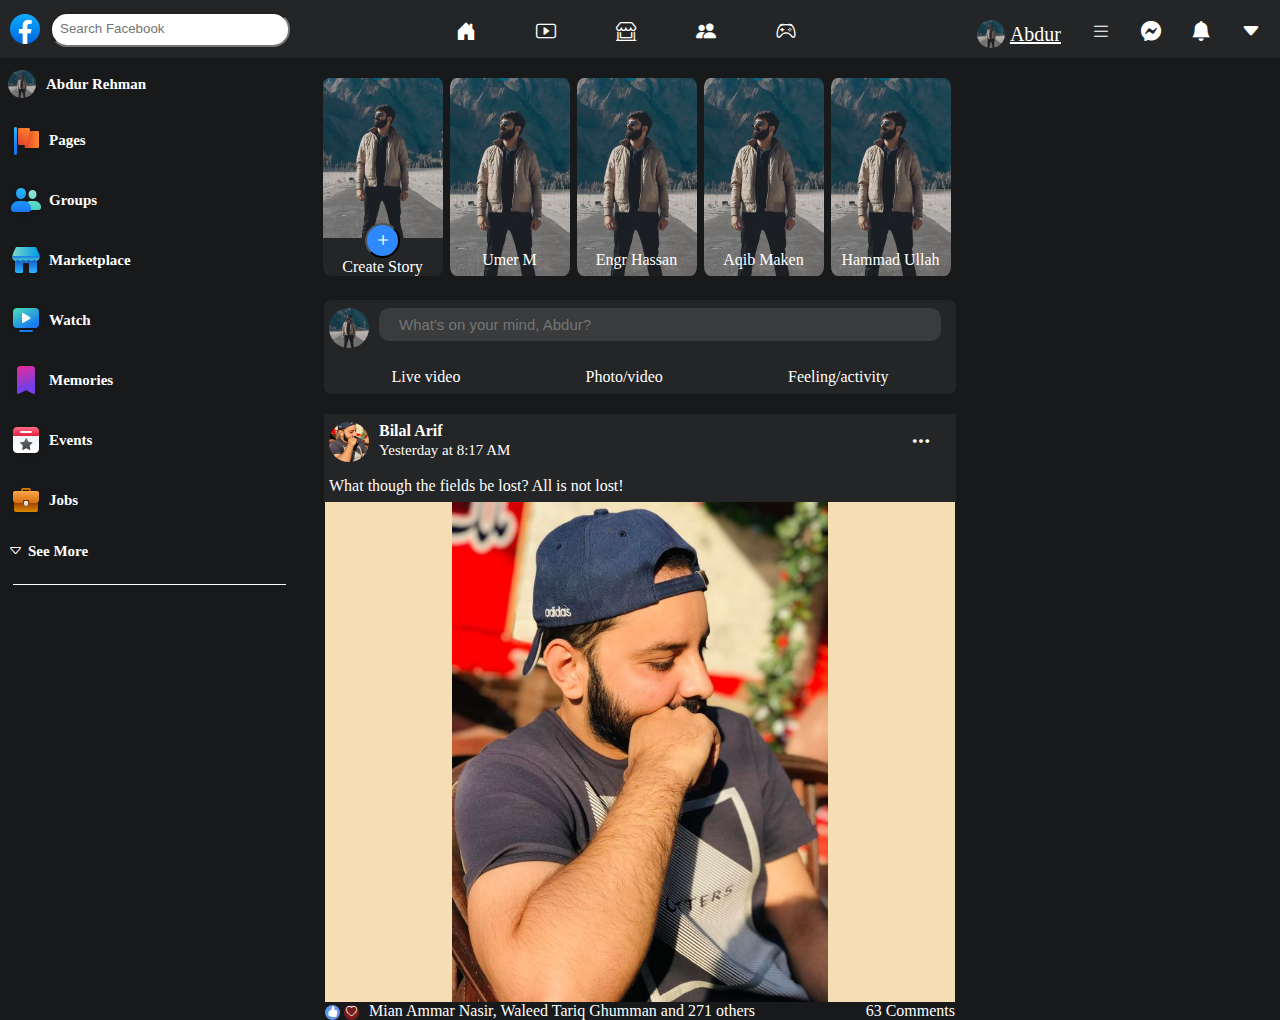
<file: FB ASSIGNMENT/fb.html>
<!DOCTYPE html>
<html lang="en">
<head>
    <meta charset="UTF-8">
    <meta http-equiv="X-UA-Compatible" content="IE=edge">
    <meta name="viewport" content="width=device-width, initial-scale=1.0">
    <link rel="stylesheet" href="https://cdn.jsdelivr.net/npm/bootstrap-icons@1.7.2/font/bootstrap-icons.css">
    <title>Facebook</title>
    <link rel="stylesheet" href="style.css">
</head>
<body>
    <div class="header">
        <div class="h-part1">
            <img src="images/faceb.png" alt="">
            <input type="search" placeholder="Search Facebook">
        </div>
        <div class="h-part2">
            <ul class="h-part2-ul">
                <li><a href="#home"><i class="bi bi-house-door-fill"></i></a></li>
                <li><a href="#videos"><i class="bi bi-play-btn"></i></a></li>
                <li><a href="#market"><i class="bi bi-shop-window"></i></a></li>
                <li><a href="#groups"><i class="bi bi-people-fill"></i></a></li>
                <li><a href="#gaming"><i class="bi bi-controller"></i></a></li>
            </ul>
        </div>
        <div class="h-part3">
            <ul class="h-part3-ul">
                <li class="username-list"><a href="#profile" class="profile-a">
                    <img src="images/ar.jpg" class="dp" alt="">
                    <span class="abdur-title"><p>Abdur</p></span>
                </a></li>
                <li><a href="#menu"><i class="bi bi-list"></i></a></li>
                <li><a href="#messenger"><i class="bi bi-messenger"></i></a></li>
                <li><a href="#notifications"><i class="bi bi-bell-fill"></i></a></li>
                <li><a href="#"><i class="bi bi-caret-down-fill"></i></a></li>
            </ul>
        </div>
    </div>
    <div class="main">
        <div class="left-panel">
            <ul>
                <li>
                    <a href="#profile" class="profile-a">
                        <img src="images/ar.jpg" class="dp" alt="">
                        <span class="abdur-title"><p>Abdur Rehman</p></span>
                    </a>
                </li>
                <li>
                    <a href="">
                        <img src="images/pages.png" alt="">
                        <span class="left-pages"><p>Pages</p></span>
                    </a>

                </li>
                <li>
                    <a href="">
                        <img src="images/groups.png" alt="">
                        <span class="left-groups"><p>Groups</p></span>
                        
                    </a>
                </li>
                <li>
                    <a href="">
                        <img src="images/marketplace.png" alt="">
                        <span class="left-marketplace"><p>Marketplace</p></span>
                    </a>
                </li>
                <li>
                    <a href="">
                        <img src="images/watch.png" alt="">
                        <span class="left-watch"><p>Watch</p></span>
                    </a>
                </li>
                <li>
                    <a href="">
                        <img src="images/6.png" alt="">
                        <span class="left-memories"><p>Memories</p></span>
                    </a>
                </li>
                <li>
                    <a href="">
                        <img src="images/events.png" alt="">
                        <span class="left-saved"><p>Events</p></span>
                    </a>
                </li>
                <li>
                    <a href="">
                        <img src="images/jobs.png" alt="">
                        <span class="left-jobs"><p>Jobs</p></span>
                    </a>
                </li>
                <li>
                    <a href="">
                        <i class="bi bi-caret-down"></i>
                        <span class="left-seemore"><p>See More</p></span>
                    </a>
                </li>
                <li>
                    <hr class="h-line">
                </li>
            </ul>
        </div>
        <div class="mid-panel">
            <div class="stories">
                <div class="story story1-create">
                    <img src="images/ar.jpg" alt="">
                    <button><i class="bi bi-plus"></i></button>
                    <span><p>Create Story</p></span>
                </div>
                <div class="story story2">
                    <img src="images/ar.jpg" alt="">
                    <span><p>Umer M</p></span>
                </div>
                <div class="story story3">
                    <img src="images/ar.jpg" alt="">
                    <span><p>Engr Hassan</p></span>
                </div>
                <div class="story story4">
                    <img src="images/ar.jpg" alt="">
                    <span><p>Aqib Maken</p></span>
                </div>
                <div class="story story5">
                    <img src="images/ar.jpg" alt="">
                    <span><p>Hammad Ullah</p></span>
                </div>
            </div>
            <div class="create_post">
                <div class="upper">
                    <div class="img-create-post">
                        <img src="images/ar.jpg" alt="">
                    </div>
                    <div class="input-create-post">
                        <input type="text" placeholder="What's on your mind, Abdur?" name="" id="">
                    </div>
                </div>
                <div class="lower">
                    <div class="icon-create-post">
                        <span>Live video</span>
                    </div>
                    <div class="icon-create-post">
                        <span>Photo/video</span>
                    </div>
                    <div class="icon-create-post">
                        <span>Feeling/activity</span>
                    </div>
                </div>
            </div>

            <div class="post">
                <div class="post-upper">
                    <div class="post-upper-left">
                        <img src="images/bilal.jpg" alt="">
                        <div class="post-title">
                            <p class="name"><b>Bilal Arif</b></p>
                            <p>Yesterday at 8:17 AM</p>
                        </div>
                    </div>
                    <div class="post-upper-right">
                        <button><i class="bi bi-three-dots"></i></button>
                    </div>
                </div>
                <div class="caption">
                    <p>What though the fields be lost? All is not lost!</p>
                </div>
                <div class="post-main-area">
                    <div class="img-area">
                        <img src="images/bilal.jpg" alt="">
                    </div>
                    <div class="like-status-bar">
                        <div class="liked-by">
                            <span>
                                <button><i class="bi bi-hand-thumbs-up-fill"></i></button>
                                <button><i class="bi bi-heart"></i></button>
                            </span>
                            <span><p>Mian Ammar Nasir, Waleed Tariq Ghumman and 271 others</p></span>
                        </div>
                        <div class="no-of-comments">
                            <p>63 Comments</p>
                        </div>
                    </div>
                    <div class="like-action-bar">
                        <div class="like-action">
                            
                        </div>
                        <div class="comment-action">

                        </div>
                        <div class="share-action">

                        </div>
                    </div>
                </div>
            </div>
        </div>
        <div class="right-panel">
            
        </div>
    </div>
</body>
</html>
</file>
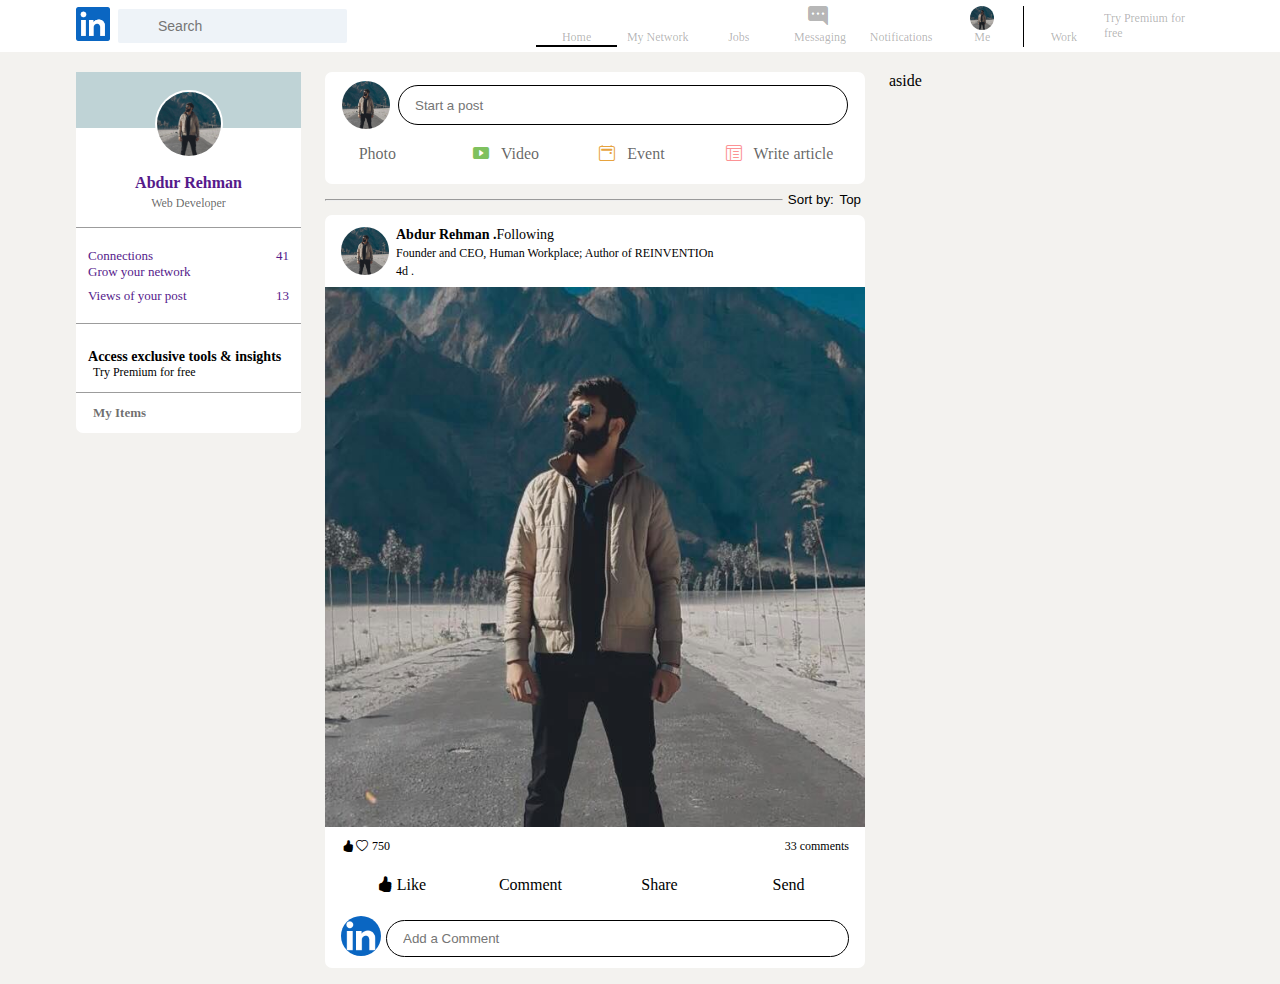
<file: linked_in_grid/linked_in.html>
<!DOCTYPE html>
<html lang="en">
<head>
    <meta charset="UTF-8">
    <meta http-equiv="X-UA-Compatible" content="IE=edge">
    <meta name="viewport" content="width=device-width, initial-scale=1.0">
    <link rel="stylesheet" href="https://cdn.jsdelivr.net/npm/bootstrap-icons@1.7.2/font/bootstrap-icons.css">
    <link rel="stylesheet" href="https://pro.fontawesome.com/releases/v5.10.0/css/all.css" integrity="sha384-AYmEC3Yw5cVb3ZcuHtOA93w35dYTsvhLPVnYs9eStHfGJvOvKxVfELGroGkvsg+p" crossorigin="anonymous"/>
    <title>Linked In</title>
    <link rel="stylesheet" href="style.css">
</head>
<body>
    <div class="header-container">
        <div class="header">
            <div class="left-part">
                <a href="#">
                    <img class='logo' src="./images/linkedin.png" alt="">
                </a>
                <div class="search-field">
                    <input type="text" placeholder="Search">
                </div>
            </div>
            <div class="right-part">
                <div class="home">
                    <a href="">
                        <i class="fas fa-home"></i>
                        <span>Home</span>
                    </a>
                </div>
                <div class="my_network">
                    <a href="">
                        <i class="fas fa-user-friends"></i>
                        <span>My Network</span>
                    </a>
                </div>
                <div class="jobs">
                    <a href="">
                        <i class="fas fa-briefcase"></i>
                        <span>Jobs</span>
                    </a>
                </div>
                <div class="messaging">
                    <a href="">
                        <i class="bi bi-chat-right-dots-fill"></i>
                        <span>Messaging</span>
                    </a>
                </div>
                <div class="notifications">
                    <a href="">
                        <i class="fas fa-bell"></i>
                        <span>Notifications</span>
                    </a>
                </div>
                <div class="me">
                    <a href="">
                        <img src="./images/ar.jpg" alt="">
                        <span>Me<i class="fas fa-angle-down"></i></span>
                    </a>
                </div>
                <div class="work">
                    <a href="">
                        <i class="fas fa-bars"></i>
                        <span>Work<i class="fas fa-angle-down"></i></span>

                    </a>
                </div>
                <div class="try-premium">
                    <a href="">
                        <span>Try Premium for free</span>
                    </a>
                    
                </div>
            </div>
        </div>
    </div>
    <div class="page-layout">
        <div class="container">
            <div class="sidebar">
                <div class="module-1">
                    <div class="sub-module-1">
                        <div class="colored-div"></div>
                        <a href="">
                            <div class="dp">
                                <img src="./images/ar.jpg" alt="">
                            </div>
                            <div><b>Abdur Rehman</b></div>
                        </a>
                        <p>Web Developer</p>
                    </div>
                    <div class="sub-module-2">
                        <a href="">
                            <div class="conn-container">
                                <div class="connections">
                                    <span>Connections</span>
                                </div>
                                <div class="connections">
                                    <span>Grow your network</span>
                                </div>
                            </div>
                            <div class="conn-num">
                                <span>41</span>
                            </div>
                            <!-- <p>Grow your network</p> -->
                        </a>
                        <a href="">
                            <div class="views">
                                <span>Views of your post</span>
                            </div>
                            <div class="views-num">
                                <span>13</span>
                            </div>
                        </a>
                    </div>
                    <div class="sub-module-3">
                        <a href="">
                            <div class="premium">
                                <h3>Access exclusive tools & insights</h3>
                                <i class="fas fa-square"></i><span>Try Premium for free</span>
                            </div>
                        </a>
                    </div>
                    <div class="sub-module-4">
                        <a href="">
                            <div class="my-items">
                                <i class="fas fa-bookmark"></i><span><b>My Items</b></span>
                            </div>
                        </a>
                    </div>
                </div>
                <div class="module-2">

                </div>
            </div>
            <div class="main">
                <div class="post">
                    <div class="upper">
                        <img src="./images/ar.jpg" alt="">
                        <div class="start-post-input">
                            <input type="text" placeholder="Start a post">
                        </div>
                    </div>
                    <div class="lower">
                        <div class="div1">
                            <i class="fas fa-image"></i><span>Photo</span>
                        </div>
                        <div class="div2">
                            <i class="bi bi-play-btn-fill"></i><span>Video</span>
                        </div>
                        <div class="div3">
                            <i class="bi bi-calendar2-event"></i><span>Event</span>
                        </div>
                        <div class="div4">
                            <i class="bi bi-layout-text-window-reverse"></i><span>Write article</span>
                        </div>
                    </div>
                </div>
                <div class="hr-line">
                    <button class="hr-btn">
                        <hr>
                        <div class="top-btn">
                            <span>Sort by:</span>
                            <span class="top">Top</span><i class="fas fa-angle-down"></i>
                        </div>
                    </button>
                </div>
                <!-- user posts -->
                <div class="u-post">
                    <div class="post-description">
                        <div class="u-image">
                            <img src="./images/ar.jpg" alt="">
                        </div>
                        <div class="desc">
                            <div class="username">
                                <span><b>Abdur Rehman .</b></span>
                                <span>Following</span>
                            </div>
                            <span>
                            Founder and CEO, Human Workplace; Author of REINVENTIOn
                            </span>
                            <div class="days">
                                <span>4d .</span><i class="fas fa-globe-americas"></i>
                            </div>
                        </div>
                    </div>
                    <div class="post-content">
                        <div class="post-image">
                            <img src="./images/ar.jpg" alt="">
                        </div>
                        <div class="post-lower">
                            <div class="likes-and-comments">
                                <ul>
                                    <li><i class="bi bi-hand-thumbs-up-fill"></i></li>
                                    <li><i class="bi bi-heart"></i></li>
                                    <li><i class="fas fa-hand-holding-heart"></i></li>
                                    <li>750</li>
                                </ul>
                                <span>33 comments</span>
                            </div>
                        </div>
                        <div class="post-buttons">
                            <div class="btn1">
                                <i class="bi bi-hand-thumbs-up-fill"></i>
                                <span>Like</span>
                            </div>
                            <div class="btn2">
                                <i class="far fa-comment-lines"></i>
                                <span>Comment</span>
                            </div>
                            <div class="btn3">
                                <i class="fad fa-share"></i>
                                <span>Share</span>
                            </div>
                            <div class="btn4">
                                <i class="fal fa-paper-plane"></i>
                                <span>Send</span>
                            </div>
                        </div>
                        <div class="add-comment">
                            <div class="comment-user-image">
                                <img src="./images/linkedin.png" alt="">
                            </div>
                            <div class="input-ele">
                                <input type="text" placeholder="Add a Comment">
                            </div>
                        </div>
                    </div>
                </div>
            </div>
            <div class="aside">
                aside
            </div>
        </div>
    </div>
</body>
</html>
</file>
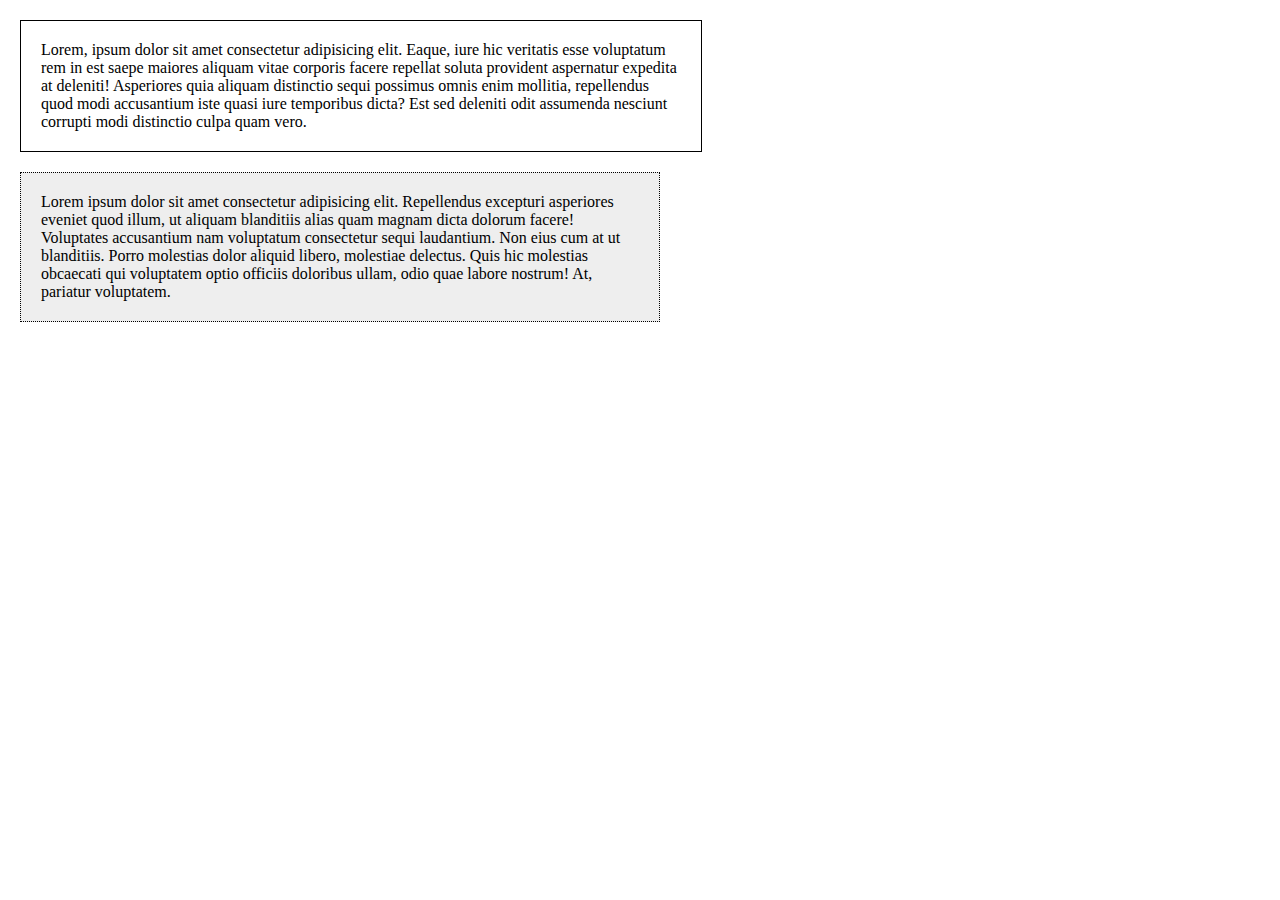
<file: margin_tutorial/margin.html>
<!DOCTYPE html>
<html lang="en">
<head>
    <meta charset="UTF-8">
    <meta http-equiv="X-UA-Compatible" content="IE=edge">
    <meta name="viewport" content="width=device-width, initial-scale=1.0">
    <title>Margin Tutorial</title>
    <link rel="stylesheet" href="style.css">
</head>
<body>
    <div class="part1">
        <p>Lorem, ipsum dolor sit amet consectetur adipisicing elit. Eaque, iure hic veritatis esse voluptatum rem in est saepe maiores aliquam vitae corporis facere repellat soluta provident aspernatur expedita at deleniti!
        Asperiores quia aliquam distinctio sequi possimus omnis enim mollitia, repellendus quod modi accusantium iste quasi iure temporibus dicta? Est sed deleniti odit assumenda nesciunt corrupti modi distinctio culpa quam vero.</p>
    </div>
    <div class="part2">
        <p>Lorem ipsum dolor sit amet consectetur adipisicing elit. Repellendus excepturi asperiores eveniet quod illum, ut aliquam blanditiis alias quam magnam dicta dolorum facere! Voluptates accusantium nam voluptatum consectetur sequi laudantium.
        Non eius cum at ut blanditiis. Porro molestias dolor aliquid libero, molestiae delectus. Quis hic molestias obcaecati qui voluptatem optio officiis doloribus ullam, odio quae labore nostrum! At, pariatur voluptatem.</p>

    </div>
</body>
</html>
</file>
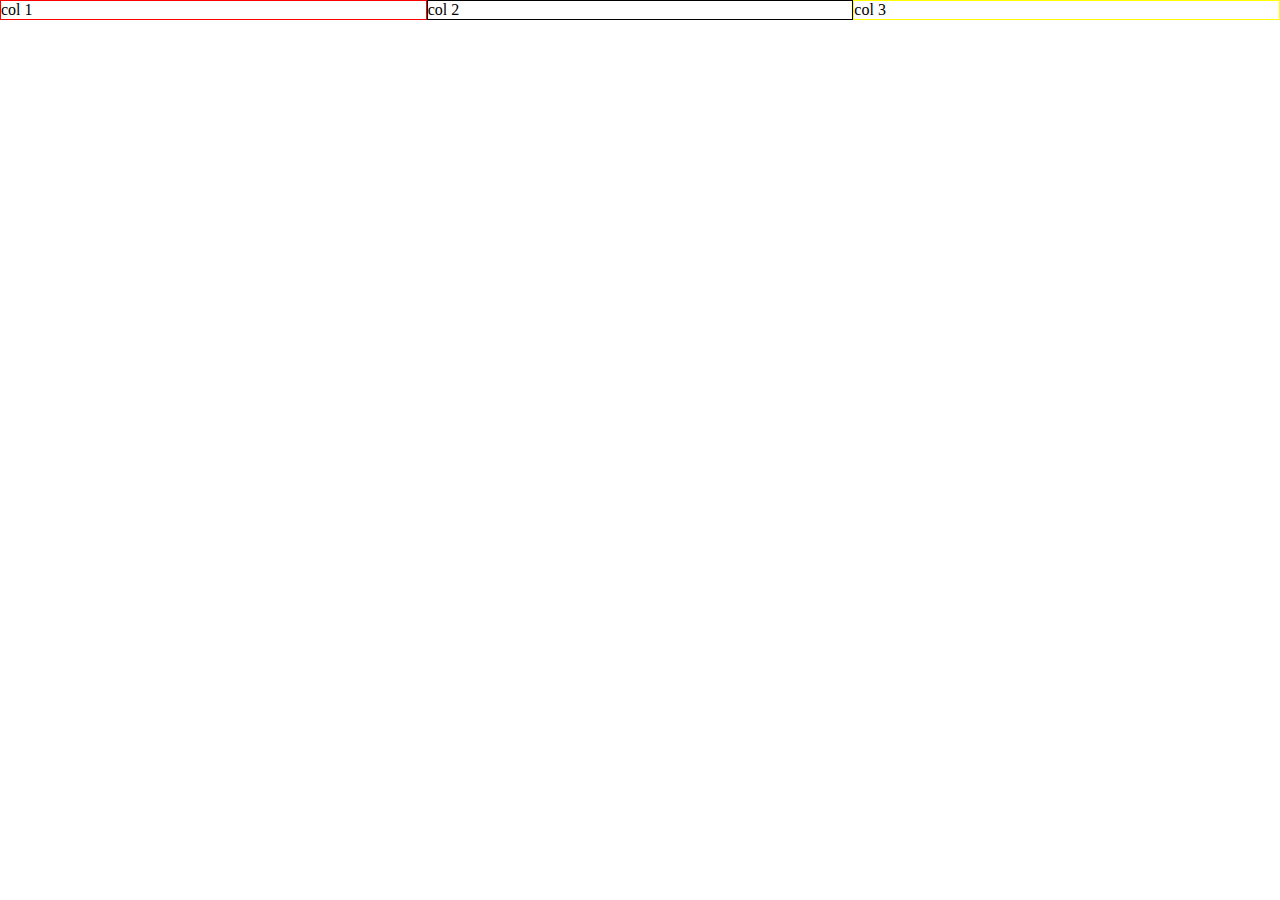
<file: saas assignment/minmax.html>
<!DOCTYPE html>
<html lang="en">
<head>
    <meta charset="UTF-8">
    <meta http-equiv="X-UA-Compatible" content="IE=edge">
    <meta name="viewport" content="width=device-width, initial-scale=1.0">
    <title>Min Max Practice</title>
    <link rel="stylesheet" href="minmax.css">
</head>
<body>
    <div class="item1">col 1</div>
    <div class="item2">col 2</div>
    <div class="item3">col 3</div>
</body>
</html>
</file>
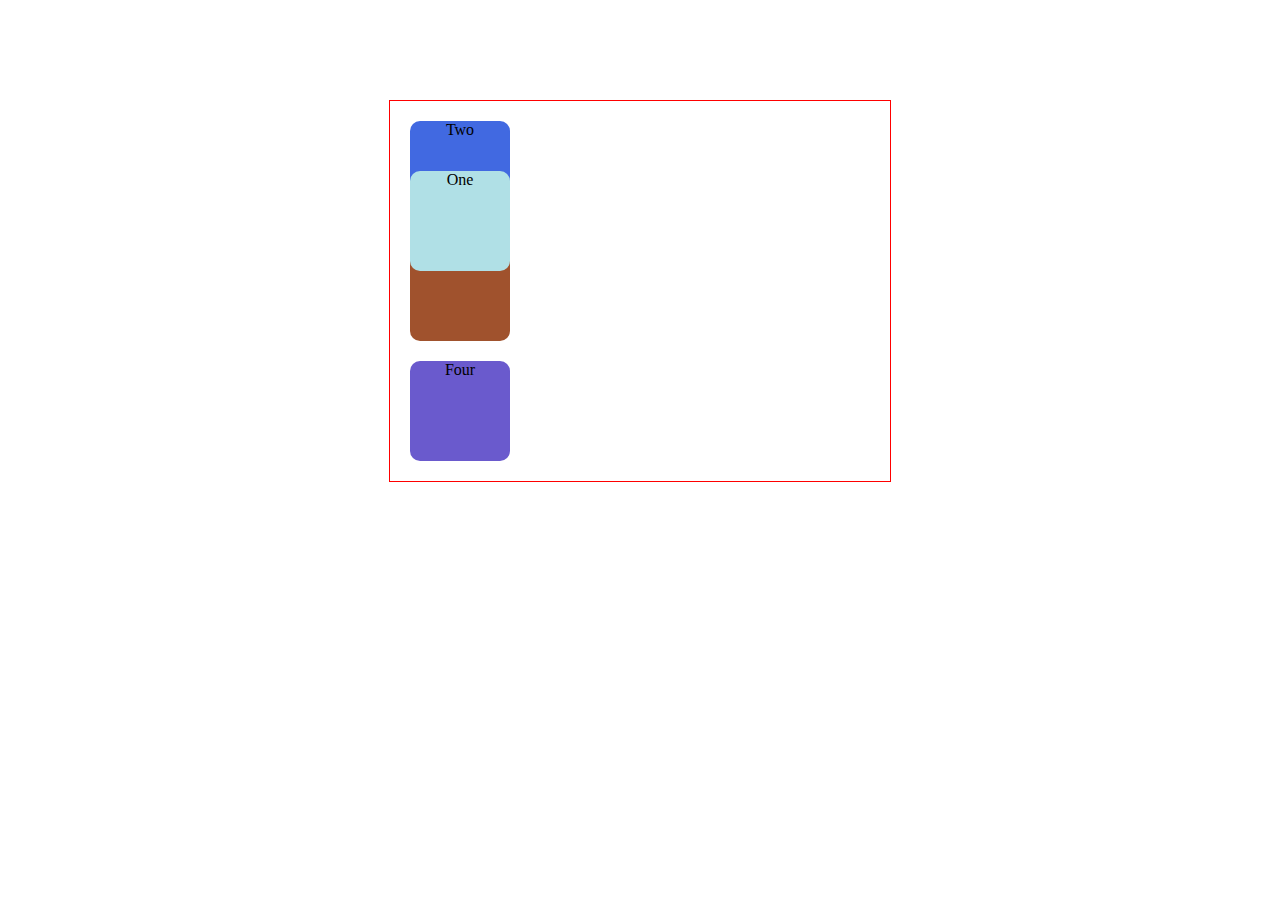
<file: saas assignment/position.html>
<!DOCTYPE html>
<html lang="en">
<head>
    <meta charset="UTF-8">
    <meta http-equiv="X-UA-Compatible" content="IE=edge">
    <meta name="viewport" content="width=device-width, initial-scale=1.0">
    <link rel="stylesheet" href="position.css
    ">
    <title>CSS Positioning</title>
</head>
<body>
    <div class="parent">
        <div class="child one">One</div>
        <div class="child two">Two</div>
        <div class="child three">Three</div>
        <div class="child four">Four</div>
    </div>
</body>
</html>
</file>
<file: FB ASSIGNMENT/style.css>
*{
    margin: 0;
    padding:0;
}
body{
    background-color: #18191a;
}


.header{
    display: flex;
    justify-content: space-between;
    background-color: #242526;
    width: 100%;
    /* height: 56px; */
}


.h-part1{
    display: flex;
    align-items: center;
}
.h-part1 > input{
    width: 240px;
    padding: 7px 8px 9px;
    border-radius: 17px;
    margin-left: 10px;
}

.h-part1 > img{
    width: 30px;
    height: 30px;
    margin-left: 10px;
}


.h-part2-ul{
    display: flex;
    list-style-type: none;
}
.h-part2-ul > li {
   padding: 20px 30px 10px 30px;
   
}
.h-part2-ul > li > a{
    color: white;
    font-size: 20px;
}


.h-part3-ul{
    display: flex;
    list-style-type: none;
    padding-right: 4px;
}
.h-part3-ul > li{
    padding: 20px 15px 10px 15px;
}
.h-part3-ul > li > a{
    color: white;
    font-size: 20px;
}
.dp{
    width: 28px;
    height: 28px;
    border-radius: 50%;
}
.profile-a{
    display: flex;
    align-items: center;
    
}
.profile-a > span{
   margin-left: 5px;
}

/* /////////////////////////////////////////////////////////// */
.main{
    display: flex;
    justify-content: space-between;
}
.left-panel{
    width:23%;
}
.left-panel > ul{
    display: flex;
    flex-direction: column;
}

.left-panel ul li{
    padding: 12px 8px;
   
}
.left-panel ul li a{
    color: white;
    font-size: 15px;
    text-decoration: none;
    display: flex;
    align-items: center;
    font-weight: bold;
    
}
.left-panel ul li a span{
    padding-left: 5px;
}
.h-line{
    border: none;
    height: 1px !important;
    margin-left: 5px;
    background-color: white;
}
/* ///////////// */
.mid-panel{
    width: 50%;
    display: flex;
    flex-direction: column;
}
.stories{
    display: flex;
    padding: 20px 0 24px;
    justify-content: center;
    flex-wrap: nowrap;
    
}
.story{
    margin-right: 7px;
    border-radius: 5%;
    height: 198px;
}
.stories img{
    border-radius: 5%;
    object-fit: cover;
    width: 120px;
    height: 198px;
}
.story1-create > img{
    border-top-right-radius: 5%;
    border-top-left-radius: 5%;
    border-bottom-left-radius: 0%;
    border-bottom-right-radius: 0%;
    height: 160px;
}
.story{
    display: flex;
    flex-direction: column;
    align-items: center;
    background-color: #242526;
}
.story1-create > button{
    width: 35px;
    height: 35px;
    border-radius: 100%;
    font-size: 20px;
    font-weight: bolder;
    background-color: #2e89ff;
    margin-top: -15px;
    color: white;
}
.story > span{
    color: white;
    margin-top: -25px;

}
.story1-create > span{
   margin-top: 0px;
} 
/* ///////////////////////////////// */
.create_post{
    /* padding: 0 ; */
    display: flex;
    flex-direction: column;
    align-items: center;
    /* padding: 12px 16px 10px; */
}
.upper{
    display: flex;
    /* justify-content: space-around; */
    width: 622px;
    background-color: #242526;
    border-top-left-radius: 7px;
    border-top-right-radius: 7px;
    padding: 8px 5px 8px 5px;

}
.upper .img-create-post > img{
    width: 40px;
    height: 40px;
    border-radius: 50%;
}
.upper .input-create-post > input {
    padding: 8px 2px 8px 20px;
    margin-left: 10px;
    width: 540px;
    font-size: 15px;
    border-radius: 10px;
    background-color: #3a3b3c;
    border: 5px;
}
.lower{
    display: flex;
    width: 622px;
    justify-content: space-around;
    color: white;
    background-color: #242526;
    border-bottom-left-radius: 7px;
    border-bottom-right-radius: 7px;
    padding: 8px 5px 8px 5px;

}
.post{
    display: flex;
    flex-direction: column;
    align-items: center;
    margin-top: 20px;
}
.post-upper{
    width: 622px;
    display: flex;
    justify-content: space-between;
    padding: 8px 5px 8px 5px;
    background-color: #242526;
}
.post-upper-left{
    display: flex;
}
.post-upper-left > img {
    width: 40px;
    height: 40px;
    border-radius: 50%;
    object-fit:cover;
}
.post-upper-left .post-title{
    padding-left: 10px;
    color:white;
}
.post-upper-left .post-title > p:nth-child(2){
    font-size: 15px;
    font-weight: 100;
    padding-top: 2px;
}

.post-upper-right{
    margin-right: 20px;
    align-self: center;
}
.post-upper-right > button{
    background-color: #242526;
    color:white;
    font-size: 20px;
    border: 1px;
}
.caption{
    width:622px;
    display: flex;
    color: white;
    background-color: #242526;
    padding: 7px 5px;
}

.img-area{
    width: 630px;
    height: 500px;
    display: flex;
    justify-content: space-around;
    background-color: wheat;
}
.like-status-bar{
    display: flex;
    justify-content: space-between;
    color: white;
}
.liked-by{
    display: flex;
}
.liked-by button{
    width: 15px;
    height: 15px;
    border-radius: 50%;
    padding: 1px;
    color: white;
    border: 1px;
    font-size: 11px;
}
.liked-by button:nth-child(1){
    background-color: cornflowerblue;
}
.liked-by button:nth-child(2){
    background-color: rgb(121, 28, 28);
}
.liked-by p{
    color: white;
    padding-left: 10px;
}

/* /////////////////////// */
.right-panel{
    width: 23%;
}
</file>
<file: linked_in_grid/style.css>
*{
    margin: 0px;
    padding: 0px;
}
html{
    background-color: #F3F2EF;

}
/* HEADER DESIGNS */
.header-container{
    padding: 0 24px;
    background-color: white;
}
.header{
    width: 1128px;
    height: 52px;
    margin: 0 auto;
    display: grid;
    grid-template-columns: 460px 1fr;
    /* justify-content: center; */
    align-items: center;
    
}

.logo{
    width: 34px;
    height: 34px;
}

.left-part{
    display: flex;
    align-items: center;
}
.left-part > a {
    margin-right: 8px;
}

/* .search-field{
    width: 302px;
    box-sizing: border-box;
} */

.search-field > input{
    padding: 0 8px 0 40px;
    height: 34px;
    border: 1px transparent;
    border-radius: 2px;
    background-color: #EEF3F8;
    font-size: 14px;
}

/* Right part of header */
.right-part{
    display: grid;
    grid-template-columns: repeat(7, 1fr) 100px;
}
.right-part div > a{
    display: flex;
    flex-direction: column;
    align-items: center;
    text-decoration: none;
    color: rgba(0, 0, 0, 0.301);
}
.right-part .home { 
    color: black;
    border-bottom: 2px solid black;
}
.right-part div > a:hover{
    color: black;
}
.right-part a > i{
    width:24px;
    height:24px;
    font-size: 20px;
}
.right-part a > span{
    font-size: 12px;
}
.right-part a > img{
    width: 24px;
    height: 24px;
    border-radius: 50%;
}
.work{
    border-left: 1px black solid;
}
.try-premium {
    display: flex;
    /* justify-content: center; */
    align-items: center;
}


.page-layout{
    margin-top: 20px;
}
/* Main content */
.container{
    width:1128px; /* i specified the width here */
    margin: 0 auto;
    display: grid;
    grid-template-columns: 5fr 12fr 7fr;
    grid-column-gap: 24px;

}


/* Sidebar designs */
.sidebar .module-1 {
    /* border: 1px solid black; */
    border-radius: 7px;
    background-color: white;
}
.sidebar > .module-1 >.sub-module-1{
    padding: 12px 12px 16px 12px;
    border-bottom: 1px solid rgba(0, 0, 0, 0.39);
    text-align: center;
}
.sidebar > .module-1 > .sub-module-1 > .colored-div{
    /* width: 100%; */
    height: 56.25px;
    margin: -12px -12px 0 -12px;
    background-color: #BFD3D6;
}
.sidebar > .module-1 > .sub-module-1 a {
    text-decoration: none;
    /* text-align: center; */
}
.sidebar > .module-1 > .sub-module-1 > a > .dp > img{
    width: 64px;
    height: 64px;
    border-radius: 50%;
    border: 2px solid white;
    margin: -38px 0 12px 0;
}
.sidebar > .module-1 > .sub-module-1 > p{
    margin-top: 4px;
    font-size: 12px;
    color: rgba(0, 0, 0, 0.616);
}


.sidebar > .module-1 >.sub-module-2{
    margin: 12px 0;
    padding: 4px 12px;
    border-bottom: 1px solid rgba(0, 0, 0, 0.39);
}

.sidebar > .module-1 >.sub-module-2 > a{
    display: flex;
    justify-content: space-between;
    text-decoration: none;
    font-size: 13px;
    padding: 4px 0;
}
.sidebar > .module-1 >.sub-module-2 > a:last-child{
    padding-bottom: 15px;
}
.sidebar > .module-1 >.sub-module-3{
    border-bottom: 1px solid rgba(0, 0, 0, 0.39);
}
.sidebar > .module-1 >.sub-module-3 > a{
    display: inline-block;
    padding: 12px;
    font-size: 12px;
    text-decoration: none;
    color: black;
}
.sidebar > .module-1 >.sub-module-3 a .premium > i{
    margin-right: 5px;
    color: orange;
}
.sidebar > .module-1 >.sub-module-4 > a{
    display: inline-block;
    padding: 12px;
    font-size: 13px;
    text-decoration: none;
    color: rgba(0, 0, 0, 0.575);
}
.sidebar > .module-1 >.sub-module-4 a .my-items > span{
    margin-left: 5px;
}


/* MAIN DESIGNS */


/* post designs */
.post{
    background-color: white;
    margin-bottom: 8px;
    padding: 1px;
    border-radius: 7px;
}
/* upper */
.main > .post > .upper{
    display: flex;
    margin: 8px 16px 0 16px;
}
.main > .post > .upper > img{
    width: 48px;
    height: 48px;
    border-radius: 50%;
    margin-right: 8px;

}
.main > .post > .upper > .start-post-input{
    /* width: auto; */
    display: flex;
    width: 100%;
}
.main > .post > .upper > .start-post-input > input{
    margin: 4px 0;
    padding: 10px 8px 10px 16px;
    display: flex;
    flex-grow: 1;
    /* justify-content: stretch; */
    border-radius: 25px;
    border: 1px solid black;
    
}

/* lower */
.lower{
    padding-bottom: 4px;
    display: flex;
    justify-content: space-around;
}
.lower div{
    padding: 16px 8px;
    min-width: 81px;
    /* font-size: 14px; */
}
.lower div > i{
    margin: 0 4px 0 -2px;
}
.lower div > span{
    margin: 0 8px 0 8px;
    color:rgba(0, 0, 0, 0.616)
}
.lower div:first-child i{
    color: rgb(89, 198, 218);
}
.lower div:nth-child(2) i{
color: #7FC15E
}
.lower div:nth-child(3) i{
    color: #E7A33E
}
.lower div:last-child i{
    color: #FC9295
}

/* hr-line */
.hr-line{
    margin-bottom: 8px;
}
.hr-line > button{
    display: flex;
    width: 100%;
    background: none;
    border: none;
    align-items: center;
}
.hr-line > button > hr{
    flex-grow: 1;
}
.hr-line > button > .top-btn span:first-child{
    margin-left: 5px;
}
.hr-line > button > .top-btn > .top{
    margin: 0 4px 0 2px;
}

/* user posts designs */
.u-post{
    background-color: white;
    border-radius: 7px;
}
.u-post > .post-description{
    display: flex;
    align-items: center;
    padding: 12px 40px 0 16px;
    margin-bottom: 8px;
}
.u-post > .post-description > .desc > .username{
    display: flex;
}
.u-post > .post-description > .u-image > img{
    width: 48px;
    border-radius: 50%;
}
.u-post > .post-description > .desc {
    margin-left: 7px;
}
.u-post > .post-description > .desc > .username > span{
    font-size: 14px;
}
.u-post > .post-description > .desc > span{
    font-size: 12px;
    text-overflow: ellipsis;
}
.u-post > .post-description > .desc > .days > span{
    font-size: 12px;
}

/* post-content */
.post-content > .post-image > img{
    width: 100%;
    object-fit: contain;
}

/* post lower */
.post-lower > .likes-and-comments{
    display: flex;
    justify-content:space-between;
    margin: 0 16px;
    padding: 8px 0;
    font-size: 12px;
}  
.post-lower > .likes-and-comments > ul{
    display: flex;
    list-style-type: none;
    
} 
.post-lower > .likes-and-comments > ul > li{
    margin: 0 1px;
}
/* post buttons */
.post-buttons{
    padding: 4px 12px;
    display: grid;
    grid-template-columns: repeat(4, 1fr);
    justify-items: center;
}
.post-buttons > div {
    padding: 10px 8px;
}

/* add a comment */
.add-comment{
    display: flex;
    align-items: center;
    margin: 8px 16px  16px;
    padding-bottom: 8px;
}
.add-comment .comment-user-image > img{
    width: 40px;
    border-radius: 50%;

}
.add-comment > .input-ele{
    display: flex;
    width: 100%;
    margin-left: 5px;
}
.add-comment .input-ele input{
   
    padding: 10px 16px;
    border-radius: 25px;
    border: 1px solid black;
    display: flex;
    flex-grow: 1;
    
}
</file>
<file: margin_tutorial/style.css>
*{
    margin: 0px;
    padding: 0px;
}
.part1{
    background-color: #fff;
    box-sizing: content-box;
    width: 50%;
    padding:20px;
    border: 1px solid black;
    margin:20px;
}
.part2{
    background-color: #eee;
    box-sizing: border-box;
    width:50%;
    padding:20px;
    border: 1px dotted black;
    margin:20px;
}
</file>
<file: saas assignment/minmax.css>
*{
    margin:0px;
    padding:0px;
}
body{
    display: grid;
    grid-template-columns: repeat(auto-fit, minmax(200px, 1fr))
}
.item1{
    border: 1px solid red;
}
.item2{
    border: 1px solid black;
}
.item3{
    border: 1px solid yellow;
}
</file>
<file: saas assignment/position.css>
body {
    margin:100px auto;
}

.parent {
width:500px;
border:1px solid red;
margin:auto;
text-align:center;
position: relative;
}

.child {
 border-radius:10%;
 width:100px;
 height:100px;
 margin:20px;
}

.one {
    background-color:powderblue; 
    position: absolute;
    top: 50px;
    left:0px;
}

.two {
    background-color:royalblue;
    /* position: relative;
    bottom: 120px; */
    
}

.three {
    background-color: sienna;
}

.four {
    background-color: slateblue;
}
</file>
